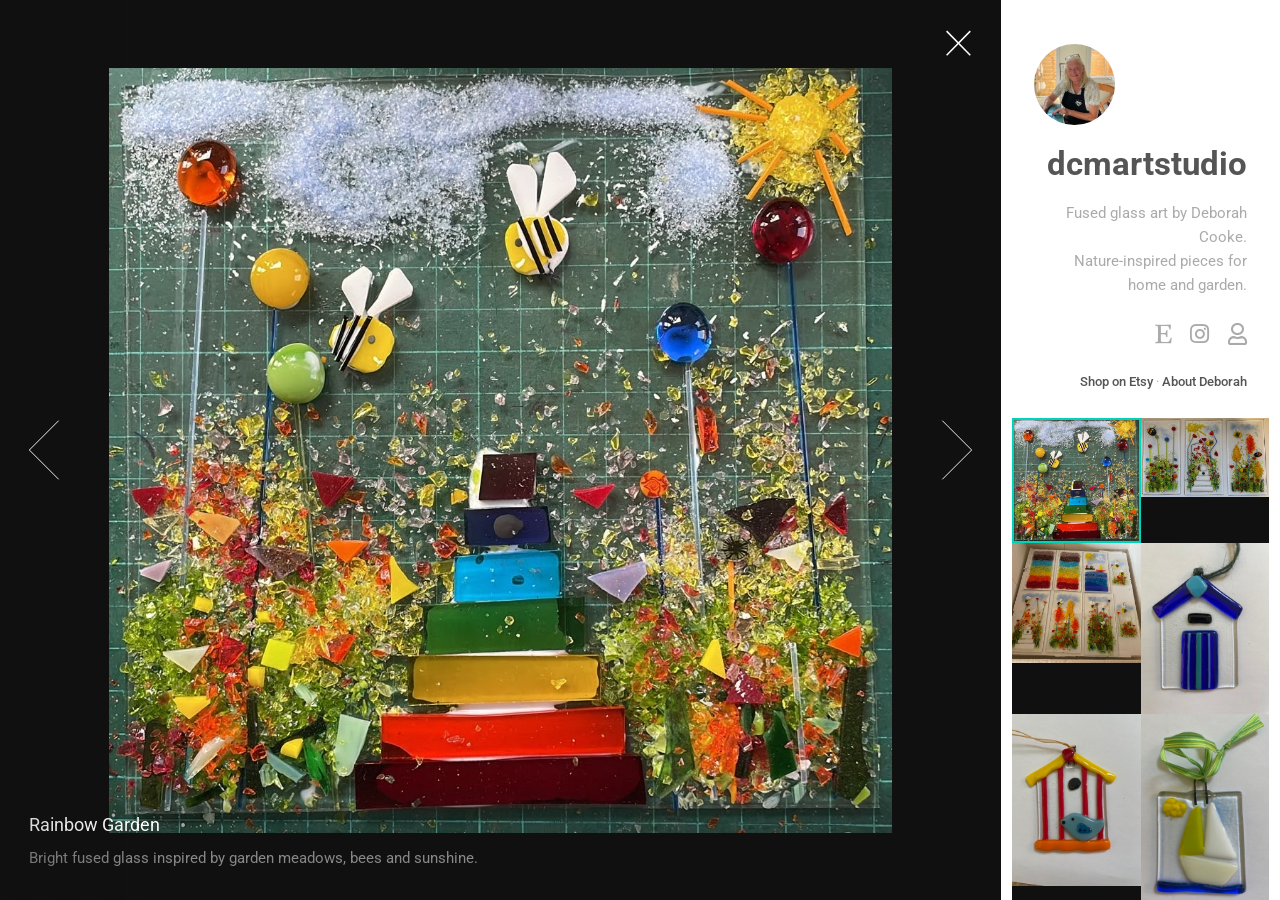
<file: index.html>
<!DOCTYPE HTML>
<!--
	Lens by HTML5 UP
	html5up.net | @ajlkn
	Free for personal and commercial use under the CCA 3.0 license (html5up.net/license)
-->
<html>
	<head>
		<title>dcmartstudio | Fused glass art by Deborah Cooke</title>
		<meta charset="utf-8" />
		<meta name="viewport" content="width=device-width, initial-scale=1, user-scalable=no" />
		<meta name="description" content="dcmartstudio — fused glass art by Deborah Cooke. Nature-inspired pieces for home and garden, DIY kits and commissions." />
		<link rel="stylesheet" href="assets/css/main.css" />
		<noscript><link rel="stylesheet" href="assets/css/noscript.css" /></noscript>
	</head>
	<body class="is-preload-0 is-preload-1 is-preload-2">

		<!-- Main -->
			<div id="main">

				<!-- Header -->
					<header id="header">
						<img class="profile-photo" src="images/profile_picture.jpeg" alt="Deborah Cooke of dcmartstudio" />
						<h1>dcmartstudio</h1>
						<p>Fused glass art by Deborah Cooke.<br />
						Nature-inspired pieces for home and garden.</p>
						<ul class="icons">
							<li><a href="https://dcmartstudio.etsy.com" class="icon brands fa-etsy" target="_blank" rel="noopener noreferrer" title="Etsy shop"><span class="label">Etsy</span></a></li>
							<li><a href="https://www.instagram.com/Dcmartstudio" class="icon brands fa-instagram" target="_blank" rel="noopener noreferrer" title="Instagram"><span class="label">Instagram</span></a></li>
							<li><a href="about.html" class="icon fa-user" title="About"><span class="label">About</span></a></li>
						</ul>
						<p class="nav-links">
							<a href="https://dcmartstudio.etsy.com" target="_blank" rel="noopener noreferrer">Shop on Etsy</a>
							 · 
							<a href="about.html">About Deborah</a>
						</p>
					</header>

				<!-- Thumbnail -->
					<section id="thumbnails">
						<article>
							<a class="thumbnail" href="images/fulls/01.jpg" data-position="center center"><img src="images/thumbs/01.jpg" alt="Fused glass garden scene with bees, rainbow stack and sun" /></a>
							<h2>Rainbow Garden</h2>
							<p>Bright fused glass inspired by garden meadows, bees and sunshine.</p>
						</article>
						<article>
							<a class="thumbnail" href="images/fulls/02.jpg" data-position="center center"><img src="images/thumbs/02.jpg" alt="Three fused glass panels with bees and flowers" /></a>
							<h2>Bee Garden Trio</h2>
							<p>A set of whimsical nature panels with bees among the blooms.</p>
						</article>
						<article>
							<a class="thumbnail" href="images/fulls/03.jpg" data-position="center center"><img src="images/thumbs/03.jpg" alt="Collection of fused glass panels including rainbows, seascapes and bees" /></a>
							<h2>Fresh from the Studio</h2>
							<p>Recent fused glass pieces ready for home or garden.</p>
						</article>
						<article>
							<a class="thumbnail" href="images/fulls/04.jpg" data-position="center center"><img src="images/thumbs/04.jpg" alt="Blue fused glass birdhouse hanging ornament" /></a>
							<h2>Blue Birdhouse</h2>
							<p>A cobalt blue hanging house with striped detail.</p>
						</article>
						<article>
							<a class="thumbnail" href="images/fulls/05.jpg" data-position="center center"><img src="images/thumbs/05.jpg" alt="Yellow-roofed fused glass birdhouse with blue bird and red stripes" /></a>
							<h2>Birdhouse with Blue Bird</h2>
							<p>A cheerful birdhouse ornament with a perched blue bird.</p>
						</article>
						<article>
							<a class="thumbnail" href="images/fulls/06.jpg" data-position="center center"><img src="images/thumbs/06.jpg" alt="Fused glass sailboat ornament with green and white sails on a ribbon" /></a>
							<h2>Sailboat Suncatcher</h2>
							<p>A little boat under a yellow sun, ready to hang.</p>
						</article>
						<article>
							<a class="thumbnail" href="images/fulls/07.jpg" data-position="center center"><img src="images/thumbs/07.jpg" alt="Orange fused glass butterfly ornament on a striped ribbon" /></a>
							<h2>Orange Butterfly</h2>
							<p>A bright butterfly suncatcher with wire antennae.</p>
						</article>
						<article>
							<a class="thumbnail" href="images/fulls/08.jpg" data-position="center center"><img src="images/thumbs/08.jpg" alt="Tall fused glass flower garden panel with colourful blooms" /></a>
							<h2>Flower Garden</h2>
							<p>Tall stems and colourful blooms on clear glass.</p>
						</article>
						<article>
							<a class="thumbnail" href="images/fulls/09.jpg" data-position="center center"><img src="images/thumbs/09.jpg" alt="Fused glass panel with bee hovering over colourful flowers" /></a>
							<h2>Bee Among the Flowers</h2>
							<p>A whimsical bee visiting a bright flower meadow.</p>
						</article>
						<article>
							<a class="thumbnail" href="images/fulls/10.jpg" data-position="center center"><img src="images/thumbs/10.jpg" alt="Standing fused glass panel with blue jellyfish and green seaweed" /></a>
							<h2>Jellyfish Stand</h2>
							<p>An underwater scene with jellyfish and seaweed.</p>
						</article>
						<article>
							<a class="thumbnail" href="images/fulls/11.jpg" data-position="center center"><img src="images/thumbs/11.jpg" alt="White fused glass pocket hug with red musical note on a gift card" /></a>
							<h2>Music Pocket Hug</h2>
							<p>A tiny glass keepsake with a red musical note.</p>
						</article>
						<article>
							<a class="thumbnail" href="images/fulls/12.jpg" data-position="center center"><img src="images/thumbs/12.jpg" alt="Rainbow coloured fused glass fish hanging ornament" /></a>
							<h2>Rainbow Fish</h2>
							<p>A playful fish in rainbow glass segments.</p>
						</article>
						<article>
							<a class="thumbnail" href="images/fulls/13.jpg" data-position="center center"><img src="images/thumbs/13.jpg" alt="Deep red fused glass butterfly hanging ornament" /></a>
							<h2>Ruby Butterfly</h2>
							<p>A deep red butterfly with iridescent wing spots.</p>
						</article>
						<article>
							<a class="thumbnail" href="images/fulls/14.jpg" data-position="center center"><img src="images/thumbs/14.jpg" alt="Cream bird on a teal fused glass garden stake" /></a>
							<h2>Garden Bird Stake</h2>
							<p>A whimsical bird perched on a teal glass stake.</p>
						</article>
					</section>

				<!-- Footer -->
					<footer id="footer">
						<ul class="copyright">
							<li>&copy; Deborah Cooke / dcmartstudio</li><li>Design: <a href="http://html5up.net">HTML5 UP</a></li>
						</ul>
					</footer>

			</div>

		<!-- Scripts -->
			<script src="assets/js/jquery.min.js"></script>
			<script src="assets/js/browser.min.js"></script>
			<script src="assets/js/breakpoints.min.js"></script>
			<script src="assets/js/main.js"></script>

	</body>
</html>
</file>
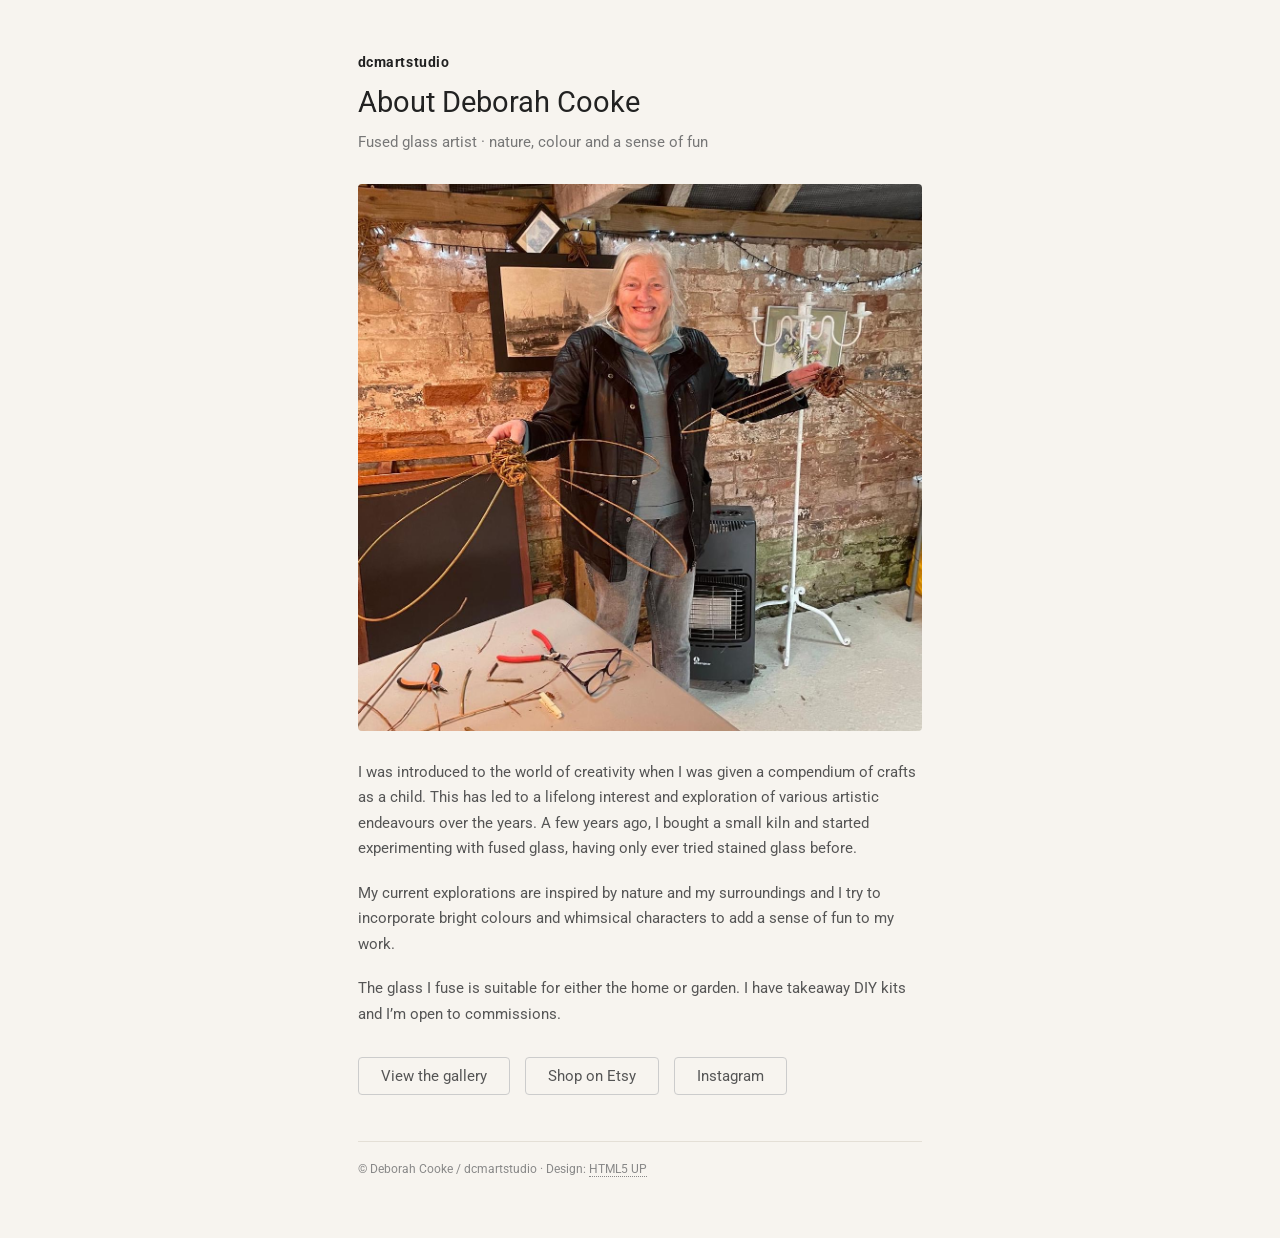
<file: about.html>
<!DOCTYPE HTML>
<!--
	Lens by HTML5 UP
	html5up.net | @ajlkn
	Free for personal and commercial use under the CCA 3.0 license (html5up.net/license)
-->
<html class="page-about">
	<head>
		<title>About | dcmartstudio — Deborah Cooke</title>
		<meta charset="utf-8" />
		<meta name="viewport" content="width=device-width, initial-scale=1, user-scalable=no" />
		<meta name="description" content="About Deborah Cooke of dcmartstudio — fused glass artist creating nature-inspired work for home and garden." />
		<link rel="stylesheet" href="assets/css/main.css" />
		<noscript><link rel="stylesheet" href="assets/css/noscript.css" /></noscript>
	</head>
	<body class="page-about is-preload-0">

		<div id="about">
			<header class="about-header">
				<p class="about-brand"><a href="index.html">dcmartstudio</a></p>
				<h1>About Deborah Cooke</h1>
				<p class="about-lead">Fused glass artist · nature, colour and a sense of fun</p>
			</header>

			<figure class="about-portrait">
				<img src="images/fulls/portrait.jpg" alt="Deborah Cooke in her studio holding willow dragonfly sculptures" />
			</figure>

			<div class="about-copy">
				<p>I was introduced to the world of creativity when I was given a compendium of crafts as a child. This has led to a lifelong interest and exploration of various artistic endeavours over the years. A few years ago, I bought a small kiln and started experimenting with fused glass, having only ever tried stained glass before.</p>

				<p>My current explorations are inspired by nature and my surroundings and I try to incorporate bright colours and whimsical characters to add a sense of fun to my work.</p>

				<p>The glass I fuse is suitable for either the home or garden. I have takeaway DIY kits and I’m open to commissions.</p>
			</div>

			<p class="about-actions">
				<a href="index.html" class="button">View the gallery</a>
				<a href="https://dcmartstudio.etsy.com" class="button" target="_blank" rel="noopener noreferrer">Shop on Etsy</a>
				<a href="https://www.instagram.com/Dcmartstudio" class="button" target="_blank" rel="noopener noreferrer">Instagram</a>
			</p>

			<footer class="about-footer">
				<p>&copy; Deborah Cooke / dcmartstudio · Design: <a href="http://html5up.net">HTML5 UP</a></p>
			</footer>
		</div>

		<script>
			window.addEventListener('load', function () {
				document.body.classList.remove('is-preload-0');
			});
		</script>

	</body>
</html>
</file>
<file: assets/css/noscript.css>
/*
	Lens by HTML5 UP
	html5up.net | @ajlkn
	Free for personal and commercial use under the CCA 3.0 license (html5up.net/license)
*/

/* Main */

	#main {
		opacity: 1 !important;
		right: 0 !important;
	}

	body:before {
		content: 'Javascript is disabled :(';
		display: block;
		position: absolute;
		top: 50%;
		width: calc(100% - 22.5em * 0.333333333);
		height: 4em;
		margin-top: -2em;
		color: #282828;
		cursor: default;
		font-size: 3em;
		line-height: 4em;
		text-align: center;
		white-space: nowrap;
		left: 0;
	}
</file>
<file: assets/css/main.css>
@import url(fontawesome-all.min.css);
@import url("https://fonts.googleapis.com/css?family=Roboto:400,700");

/*
	Lens by HTML5 UP
	html5up.net | @ajlkn
	Free for personal and commercial use under the CCA 3.0 license (html5up.net/license)
*/

html, body, div, span, applet, object,
iframe, h1, h2, h3, h4, h5, h6, p, blockquote,
pre, a, abbr, acronym, address, big, cite,
code, del, dfn, em, img, ins, kbd, q, s, samp,
small, strike, strong, sub, sup, tt, var, b,
u, i, center, dl, dt, dd, ol, ul, li, fieldset,
form, label, legend, table, caption, tbody,
tfoot, thead, tr, th, td, article, aside,
canvas, details, embed, figure, figcaption,
footer, header, hgroup, menu, nav, output, ruby,
section, summary, time, mark, audio, video {
	margin: 0;
	padding: 0;
	border: 0;
	font-size: 100%;
	font: inherit;
	vertical-align: baseline;}

article, aside, details, figcaption, figure,
footer, header, hgroup, menu, nav, section {
	display: block;}

body {
	line-height: 1;
}

ol, ul {
	list-style: none;
}

blockquote, q {
	quotes: none;
}

	blockquote:before, blockquote:after, q:before, q:after {
		content: '';
		content: none;
	}

table {
	border-collapse: collapse;
	border-spacing: 0;
}

body {
	-webkit-text-size-adjust: none;
}

mark {
	background-color: transparent;
	color: inherit;
}

input::-moz-focus-inner {
	border: 0;
	padding: 0;
}

input, select, textarea {
	-moz-appearance: none;
	-webkit-appearance: none;
	-ms-appearance: none;
	appearance: none;
}

/* Basic */

	/*
			@-ms-viewport {
				width: device-width;
			}
		*/

	@media screen and (max-width: 480px) {

		html, body {
			min-width: 320px;
		}

	}

	body.is-preload-0 *, body.is-preload-0 *:before, body.is-preload-0 *:after {
		-moz-animation: none !important;
		-webkit-animation: none !important;
		-ms-animation: none !important;
		animation: none !important;
		-moz-transition: none !important;
		-webkit-transition: none !important;
		-ms-transition: none !important;
		transition: none !important;
	}

	html {
		box-sizing: border-box;
	}

	*, *:before, *:after {
		box-sizing: inherit;
	}

	html, body {
		background-color: #101010;
		overflow: hidden;
	}

/* Type */

	html {
		font-size: 16pt;
	}

		@media screen and (max-width: 1680px) {

			html {
				font-size: 12pt;
			}

		}

		@media screen and (max-width: 1280px) {

			html {
				font-size: 11pt;
			}

		}

	body {
		background-color: #fff;
		color: #aaa;
	}

	body, input, select, textarea {
		font-family: "Roboto", Helvetica, sans-serif;
		font-weight: 400;
		line-height: 1.65;
		font-size: 1em;
		color: #aaa;
	}

	a {
		-moz-transition: color 0.25s ease, border-bottom-color 0.25s ease;
		-webkit-transition: color 0.25s ease, border-bottom-color 0.25s ease;
		-ms-transition: color 0.25s ease, border-bottom-color 0.25s ease;
		transition: color 0.25s ease, border-bottom-color 0.25s ease;
		border-bottom: dotted 1px;
		color: inherit;
		text-decoration: none;
	}

		a:hover {
			border-bottom-color: transparent;
			color: #00D3B7;
		}

	strong, b {
		font-weight: 400;
		color: #555;
	}

	em, i {
		font-style: italic;
	}

	p {
		margin: 0 0 1.25em 0;
	}

	h1, h2, h3, h4, h5, h6 {
		font-weight: 400;
		line-height: 1.25;
		margin: 0 0 0.5em 0;
		color: #555;
	}

		h1 a, h2 a, h3 a, h4 a, h5 a, h6 a {
			color: inherit;
			text-decoration: none;
		}

	h2 {
		font-size: 1.25em;
	}

	h3 {
		font-size: 1em;
	}

	h4 {
		font-size: 0.9em;
	}

	h5 {
		font-size: 0.8em;
	}

	h6 {
		font-size: 0.7em;
	}

	sub {
		font-size: 0.8em;
		position: relative;
		top: 0.5em;
	}

	sup {
		font-size: 0.8em;
		position: relative;
		top: -0.5em;
	}

	blockquote {
		border-left: solid 4px #ccc;
		font-style: italic;
		margin: 0 0 1.25em 0;
		padding: 0.3125em 0 0.3125em 1.25em;
	}

	code {
		border-radius: 4px;
		border: solid 1px;
		font-family: "Courier New", monospace;
		font-size: 0.9em;
		margin: 0 0.25em;
		padding: 0.25em 0.65em;
		border-color: #ccc;
	}

	pre {
		-webkit-overflow-scrolling: touch;
		font-family: "Courier New", monospace;
		font-size: 0.9em;
		margin: 0 0 1.25em 0;
	}

		pre code {
			display: block;
			padding: 1em 1.5em;
			overflow-x: auto;
		}

	hr {
		border: 0;
		border-bottom: solid 1px #ccc;
		margin: 1.25em 0;
	}

		hr.major {
			margin: 1.875em 0;
		}

	.align-left {
		text-align: left;
	}

	.align-center {
		text-align: center;
	}

	.align-right {
		text-align: right;
	}

/* Button */

	input[type="submit"],
	input[type="reset"],
	input[type="button"],
	button,
	.button {
		-moz-appearance: none;
		-webkit-appearance: none;
		-ms-appearance: none;
		appearance: none;
		-moz-transition: background-color 0.25s ease-in-out, border-color 0.25s ease-in-out, color 0.25s ease-in-out;
		-webkit-transition: background-color 0.25s ease-in-out, border-color 0.25s ease-in-out, color 0.25s ease-in-out;
		-ms-transition: background-color 0.25s ease-in-out, border-color 0.25s ease-in-out, color 0.25s ease-in-out;
		transition: background-color 0.25s ease-in-out, border-color 0.25s ease-in-out, color 0.25s ease-in-out;
		background-color: transparent;
		border-radius: 4px;
		border: solid 1px #ccc;
		color: #555;
		cursor: pointer;
		display: inline-block;
		line-height: 1;
		padding: 0.75em 1.5em;
		text-align: center;
		text-decoration: none;
		white-space: nowrap;
	}

		input[type="submit"]:hover,
		input[type="reset"]:hover,
		input[type="button"]:hover,
		button:hover,
		.button:hover {
			border-color: #00D3B7;
			color: #00D3B7;
		}

			input[type="submit"]:hover:active,
			input[type="reset"]:hover:active,
			input[type="button"]:hover:active,
			button:hover:active,
			.button:hover:active {
				background-color: rgba(0, 211, 183, 0.15);
			}

		input[type="submit"].icon,
		input[type="reset"].icon,
		input[type="button"].icon,
		button.icon,
		.button.icon {
			padding-left: 1.35em;
		}

			input[type="submit"].icon:before,
			input[type="reset"].icon:before,
			input[type="button"].icon:before,
			button.icon:before,
			.button.icon:before {
				margin-right: 0.5em;
			}

		input[type="submit"].fit,
		input[type="reset"].fit,
		input[type="button"].fit,
		button.fit,
		.button.fit {
			width: 100%;
		}

		input[type="submit"].small,
		input[type="reset"].small,
		input[type="button"].small,
		button.small,
		.button.small {
			font-size: 0.8em;
		}

		input[type="submit"].large,
		input[type="reset"].large,
		input[type="button"].large,
		button.large,
		.button.large {
			font-size: 1.35em;
		}

		input[type="submit"].disabled, input[type="submit"]:disabled,
		input[type="reset"].disabled,
		input[type="reset"]:disabled,
		input[type="button"].disabled,
		input[type="button"]:disabled,
		button.disabled,
		button:disabled,
		.button.disabled,
		.button:disabled {
			pointer-events: none;
			opacity: 0.25;
		}

/* Form */

	form {
		margin: 0 0 1.25em 0;
	}

	label {
		color: #555;
		display: block;
		font-size: 0.9em;
		font-weight: 400;
		margin: 0 0 0.625em 0;
	}

	input[type="text"],
	input[type="password"],
	input[type="email"],
	select,
	textarea {
		-moz-appearance: none;
		-webkit-appearance: none;
		-ms-appearance: none;
		appearance: none;
		background-color: transparent;
		border-radius: 4px;
		border: solid 1px #ccc;
		color: inherit;
		display: block;
		outline: 0;
		padding: 0 0.75em;
		text-decoration: none;
		width: 100%;
	}

		input[type="text"]:invalid,
		input[type="password"]:invalid,
		input[type="email"]:invalid,
		select:invalid,
		textarea:invalid {
			box-shadow: none;
		}

		input[type="text"]:focus,
		input[type="password"]:focus,
		input[type="email"]:focus,
		select:focus,
		textarea:focus {
			border-color: #00D3B7;
		}

	select {
		background-image: url("data:image/svg+xml;charset=utf8,%3Csvg xmlns='http://www.w3.org/2000/svg' width='40' height='40' preserveAspectRatio='none' viewBox='0 0 40 40'%3E%3Cpath d='M9.4,12.3l10.4,10.4l10.4-10.4c0.2-0.2,0.5-0.4,0.9-0.4c0.3,0,0.6,0.1,0.9,0.4l3.3,3.3c0.2,0.2,0.4,0.5,0.4,0.9 c0,0.4-0.1,0.6-0.4,0.9L20.7,31.9c-0.2,0.2-0.5,0.4-0.9,0.4c-0.3,0-0.6-0.1-0.9-0.4L4.3,17.3c-0.2-0.2-0.4-0.5-0.4-0.9 c0-0.4,0.1-0.6,0.4-0.9l3.3-3.3c0.2-0.2,0.5-0.4,0.9-0.4S9.1,12.1,9.4,12.3z' fill='%23ccc' /%3E%3C/svg%3E");
		background-size: 1.25rem;
		background-repeat: no-repeat;
		background-position: calc(100% - 1rem) center;
		height: 2.75em;
		padding-right: 2.75em;
		text-overflow: ellipsis;
	}

		select option {
			color: #555;
			background: #fff;
		}

		select:focus::-ms-value {
			background-color: transparent;
		}

		select::-ms-expand {
			display: none;
		}

	.select-wrapper {
		text-decoration: none;
		display: block;
		position: relative;
	}

		.select-wrapper:before {
			-moz-osx-font-smoothing: grayscale;
			-webkit-font-smoothing: antialiased;
			display: inline-block;
			font-style: normal;
			font-variant: normal;
			text-rendering: auto;
			line-height: 1;
			text-transform: none !important;
			font-family: 'Font Awesome 5 Free';
			font-weight: 900;
		}

		.select-wrapper:before {
			color: #ccc;
			content: '\f107';
			display: block;
			height: 2.75em;
			line-height: 2.75em;
			pointer-events: none;
			position: absolute;
			right: 0;
			text-align: center;
			top: 0;
			width: 2.75em;
		}

		.select-wrapper select::-ms-expand {
			display: none;
		}

	input[type="text"],
	input[type="password"],
	input[type="email"],
	select {
		height: 2.75em;
	}

	textarea {
		padding: 0.75em 1em;
	}

	input[type="checkbox"],
	input[type="radio"] {
		-moz-appearance: none;
		-webkit-appearance: none;
		-ms-appearance: none;
		appearance: none;
		display: block;
		float: left;
		margin-right: -2em;
		opacity: 0;
		width: 1em;
		z-index: -1;
	}

		input[type="checkbox"] + label,
		input[type="radio"] + label {
			text-decoration: none;
			color: #aaa;
			cursor: pointer;
			display: inline-block;
			font-size: 1em;
			font-weight: 400;
			margin: 0;
			padding-left: 2.4em;
			padding-right: 0.75em;
			position: relative;
		}

			input[type="checkbox"] + label:before,
			input[type="radio"] + label:before {
				-moz-osx-font-smoothing: grayscale;
				-webkit-font-smoothing: antialiased;
				display: inline-block;
				font-style: normal;
				font-variant: normal;
				text-rendering: auto;
				line-height: 1;
				text-transform: none !important;
				font-family: 'Font Awesome 5 Free';
				font-weight: 900;
			}

			input[type="checkbox"] + label:before,
			input[type="radio"] + label:before {
				background: transparent;
				border-radius: 4px;
				border: solid 1px #ccc;
				content: '';
				display: inline-block;
				font-size: 0.8em;
				height: 2.0625em;
				left: 0;
				line-height: 2.0625em;
				position: absolute;
				text-align: center;
				top: 0;
				width: 2.0625em;
			}

		input[type="checkbox"]:checked + label:before,
		input[type="radio"]:checked + label:before {
			background-color: #555;
			border-color: #555;
			color: #fff;
			content: '\f00c';
		}

		input[type="checkbox"]:focus + label:before,
		input[type="radio"]:focus + label:before {
			border-color: #00D3B7;
		}

	input[type="checkbox"] + label:before {
		border-radius: 4px;
	}

	input[type="radio"] + label:before {
		border-radius: 100%;
	}

	::-webkit-input-placeholder {
		opacity: 1.0;
		color: #ccc !important;
	}

	:-moz-placeholder {
		opacity: 1.0;
		color: #ccc !important;
	}

	::-moz-placeholder {
		opacity: 1.0;
		color: #ccc !important;
	}

	:-ms-input-placeholder {
		opacity: 1.0;
		color: #ccc !important;
	}

	.field {
		margin: 0 0 1.25em 0;
	}

/* Icon */

	.icon {
		text-decoration: none;
		border-bottom: none;
		position: relative;
	}

		.icon:before {
			-moz-osx-font-smoothing: grayscale;
			-webkit-font-smoothing: antialiased;
			display: inline-block;
			font-style: normal;
			font-variant: normal;
			text-rendering: auto;
			line-height: 1;
			text-transform: none !important;
			font-family: 'Font Awesome 5 Free';
			font-weight: 400;
		}

		.icon > .label {
			display: none;
		}

		.icon:before {
			line-height: inherit;
		}

		.icon.solid:before {
			font-weight: 900;
		}

		.icon.brands:before {
			font-family: 'Font Awesome 5 Brands';
		}

/* List */

	ol {
		list-style: decimal;
		margin: 0 0 1.25em 0;
		padding-left: 1.25em;
	}

		ol li {
			padding-left: 0.25em;
		}

	ul {
		list-style: disc;
		margin: 0 0 1.25em 0;
		padding-left: 1em;
	}

		ul li {
			padding-left: 0.5em;
		}

		ul.alt {
			list-style: none;
			padding-left: 0;
		}

			ul.alt li {
				border-top: solid 1px #ccc;
				padding: 0.5em 0;
			}

				ul.alt li:first-child {
					border-top: 0;
					padding-top: 0;
				}

	dl {
		margin: 0 0 1.25em 0;
	}

		dl dt {
			display: block;
			font-weight: 400;
			margin: 0 0 0.625em 0;
		}

		dl dd {
			margin-left: 1.25em;
		}

/* Actions */

	ul.actions {
		display: -moz-flex;
		display: -webkit-flex;
		display: -ms-flex;
		display: flex;
		cursor: default;
		list-style: none;
		margin-left: -0.625em;
		padding-left: 0;
	}

		ul.actions li {
			padding: 0 0 0 0.625em;
			vertical-align: middle;
		}

		ul.actions.special {
			-moz-justify-content: center;
			-webkit-justify-content: center;
			-ms-justify-content: center;
			justify-content: center;
			width: 100%;
			margin-left: 0;
		}

			ul.actions.special li:first-child {
				padding-left: 0;
			}

		ul.actions.stacked {
			-moz-flex-direction: column;
			-webkit-flex-direction: column;
			-ms-flex-direction: column;
			flex-direction: column;
			margin-left: 0;
		}

			ul.actions.stacked li {
				padding: 0.8125em 0 0 0;
			}

				ul.actions.stacked li:first-child {
					padding-top: 0;
				}

		ul.actions.fit {
			width: calc(100% + 0.625em);
		}

			ul.actions.fit li {
				-moz-flex-grow: 1;
				-webkit-flex-grow: 1;
				-ms-flex-grow: 1;
				flex-grow: 1;
				-moz-flex-shrink: 1;
				-webkit-flex-shrink: 1;
				-ms-flex-shrink: 1;
				flex-shrink: 1;
				width: 100%;
			}

				ul.actions.fit li > * {
					width: 100%;
				}

			ul.actions.fit.stacked {
				width: 100%;
			}

		@media screen and (max-width: 480px) {

			ul.actions:not(.fixed) {
				-moz-flex-direction: column;
				-webkit-flex-direction: column;
				-ms-flex-direction: column;
				flex-direction: column;
				margin-left: 0;
				width: 100% !important;
			}

				ul.actions:not(.fixed) li {
					-moz-flex-grow: 1;
					-webkit-flex-grow: 1;
					-ms-flex-grow: 1;
					flex-grow: 1;
					-moz-flex-shrink: 1;
					-webkit-flex-shrink: 1;
					-ms-flex-shrink: 1;
					flex-shrink: 1;
					padding: 0.625em 0 0 0;
					text-align: center;
					width: 100%;
				}

					ul.actions:not(.fixed) li > * {
						width: 100%;
					}

					ul.actions:not(.fixed) li:first-child {
						padding-top: 0;
					}

					ul.actions:not(.fixed) li input[type="submit"],
					ul.actions:not(.fixed) li input[type="reset"],
					ul.actions:not(.fixed) li input[type="button"],
					ul.actions:not(.fixed) li button,
					ul.actions:not(.fixed) li .button {
						width: 100%;
					}

						ul.actions:not(.fixed) li input[type="submit"].icon:before,
						ul.actions:not(.fixed) li input[type="reset"].icon:before,
						ul.actions:not(.fixed) li input[type="button"].icon:before,
						ul.actions:not(.fixed) li button.icon:before,
						ul.actions:not(.fixed) li .button.icon:before {
							margin-left: -0.5rem;
						}

		}

/* Icons */

	ul.icons {
		cursor: default;
		list-style: none;
		padding-left: 0;
	}

		ul.icons li {
			display: inline-block;
			padding: 0 1em 0 0;
		}

			ul.icons li:last-child {
				padding-right: 0;
			}

			ul.icons li .icon:before {
				font-size: 1.5rem;
			}

/* Main */

	#main {
		-moz-transition: opacity 0.75s ease, right 0.75s ease, left 0.75s ease, visibility 0.75s;
		-webkit-transition: opacity 0.75s ease, right 0.75s ease, left 0.75s ease, visibility 0.75s;
		-ms-transition: opacity 0.75s ease, right 0.75s ease, left 0.75s ease, visibility 0.75s;
		transition: opacity 0.75s ease, right 0.75s ease, left 0.75s ease, visibility 0.75s;
		-webkit-overflow-scrolling: touch;
		position: fixed;
		top: 0;
		width: 22.5em;
		height: 100%;
		background: #fff;
		outline: 0;
		overflow-x: hidden;
		overflow-y: auto;
		text-align: right;
		visibility: visible;
		z-index: 10000;
		right: 0;
	}

		#main .toggle {
			-webkit-tap-highlight-color: rgba(0, 0, 0, 0);
			position: absolute;
			top: 0;
			width: 4em;
			height: 4em;
			background-image: url("images/close-small-alt.svg");
			background-repeat: no-repeat;
			background-size: 32px 32px;
			cursor: pointer;
			display: none;
			z-index: 1;
			background-position: 0.5em 0.5em;
			left: 0;
		}

		body.fullscreen #main {
			visibility: hidden;
			right: -22.5em;
		}

		body.is-preload-1 #main {
			opacity: 0;
			right: -2em;
		}

		@media screen and (max-width: 1280px) {

			#main {
				width: 19em;
			}

				body.fullscreen #main {
					right: -19em;
				}

		}

		@media screen and (max-width: 980px) {

			#main {
				background: rgba(255, 255, 255, 0.925);
			}

				#main .toggle {
					display: block;
				}

		}

		@media screen and (max-width: 480px) {

			#main {
				-moz-transition: opacity 0.5s ease, visibility 0.5s;
				-webkit-transition: opacity 0.5s ease, visibility 0.5s;
				-ms-transition: opacity 0.5s ease, visibility 0.5s;
				transition: opacity 0.5s ease, visibility 0.5s;
				width: 100%;
				background: #fff;
				text-align: center;
			}

				body.is-preload-1 #main {
					left: auto !important;
					right: auto !important;
				}

				body.fullscreen #main {
					left: auto !important;
					right: auto !important;
					opacity: 0;
				}

				#main .toggle {
					display: none;
				}

		}

/* Header */

	#header {
		padding: 3em 2.25em 1.75em 2.25em ;
	}

		#header .profile-photo {
			display: block;
			width: 5.5em;
			height: 5.5em;
			margin: 0 0 1.25em 0;
			border-radius: 100%;
			object-fit: cover;
			object-position: center top;
		}

		#header h1 {
			font-size: 2.25em;
			font-weight: 700;
		}

/* Footer */

	#footer {
		padding: 2.25em 2.25em 1em 2.25em ;
	}

		#footer .copyright {
			list-style: none;
			padding: 0;
		}

			#footer .copyright li {
				display: inline-block;
				font-size: 0.8em;
				margin-left: 0.35em;
				padding: 0;
			}

				#footer .copyright li:first-child {
					margin-left: 0;
				}

/* Thumbnails */

	#thumbnails {
		display: -moz-flex;
		display: -webkit-flex;
		display: -ms-flex;
		display: flex;
		-moz-flex-wrap: wrap;
		-webkit-flex-wrap: wrap;
		-ms-flex-wrap: wrap;
		flex-wrap: wrap;
		padding: 0 0.75em;
	}

		#thumbnails article {
			position: relative;
			width: 50%;
			background: #101010;
			outline: 0;
		}

			#thumbnails article .thumbnail {
				-webkit-tap-highlight-color: rgba(0, 0, 0, 0);
				display: block;
				position: relative;
				border: 0;
				outline: 0;
			}

				#thumbnails article .thumbnail img {
					display: block;
					width: 100%;
				}

				#thumbnails article .thumbnail:before {
					pointer-events: none;
					-moz-transition: opacity 0.25s ease;
					-webkit-transition: opacity 0.25s ease;
					-ms-transition: opacity 0.25s ease;
					transition: opacity 0.25s ease;
					content: '';
					position: absolute;
					left: 0;
					top: 0;
					width: 100%;
					height: 100%;
					box-shadow: inset 0 0 0 2px #00D3B7, inset 0 0 0px 3px rgba(0, 0, 0, 0.15);
					opacity: 0;
					z-index: 1;
				}

				#thumbnails article .thumbnail:focus:before {
					opacity: 0.5;
				}

			#thumbnails article h2, #thumbnails article p {
				display: none;
			}

			#thumbnails article.active .thumbnail:before {
				opacity: 1;
			}

		@media screen and (max-width: 480px) {

			#thumbnails article .thumbnail:before {
				display: none;
			}

		}

/* Viewer */

	@-moz-keyframes spinner {
		0% {
			-moz-transform: rotate(0deg);
			-webkit-transform: rotate(0deg);
			-ms-transform: rotate(0deg);
			transform: rotate(0deg);
		}

		100% {
			-moz-transform: rotate(360deg);
			-webkit-transform: rotate(360deg);
			-ms-transform: rotate(360deg);
			transform: rotate(360deg);
		}
	}

	@-webkit-keyframes spinner {
		0% {
			-moz-transform: rotate(0deg);
			-webkit-transform: rotate(0deg);
			-ms-transform: rotate(0deg);
			transform: rotate(0deg);
		}

		100% {
			-moz-transform: rotate(360deg);
			-webkit-transform: rotate(360deg);
			-ms-transform: rotate(360deg);
			transform: rotate(360deg);
		}
	}

	@-ms-keyframes spinner {
		0% {
			-moz-transform: rotate(0deg);
			-webkit-transform: rotate(0deg);
			-ms-transform: rotate(0deg);
			transform: rotate(0deg);
		}

		100% {
			-moz-transform: rotate(360deg);
			-webkit-transform: rotate(360deg);
			-ms-transform: rotate(360deg);
			transform: rotate(360deg);
		}
	}

	@keyframes spinner {
		0% {
			-moz-transform: rotate(0deg);
			-webkit-transform: rotate(0deg);
			-ms-transform: rotate(0deg);
			transform: rotate(0deg);
		}

		100% {
			-moz-transform: rotate(360deg);
			-webkit-transform: rotate(360deg);
			-ms-transform: rotate(360deg);
			transform: rotate(360deg);
		}
	}

	#viewer {
		-moz-transition: opacity 0.75s ease, width 0.75s ease;
		-webkit-transition: opacity 0.75s ease, width 0.75s ease;
		-ms-transition: opacity 0.75s ease, width 0.75s ease;
		transition: opacity 0.75s ease, width 0.75s ease;
		position: absolute;
		top: 0;
		width: calc(100% - 22.5em);
		height: 100%;
		left: 0;
	}

		#viewer .inner {
			pointer-events: none;
			position: absolute;
			top: 0;
			left: 0;
			width: 100%;
			height: 100%;
			z-index: 2;
		}

			#viewer .inner > * {
				pointer-events: auto;
			}

			#viewer .inner:before {
				background-image: -moz-linear-gradient(left, rgba(16,16,16,0.2), rgba(16,16,16,0) 10em, rgba(16,16,16,0)), -moz-linear-gradient(right, rgba(16,16,16,0.2), rgba(16,16,16,0) 10em, rgba(16,16,16,0));
				background-image: -webkit-linear-gradient(left, rgba(16,16,16,0.2), rgba(16,16,16,0) 10em, rgba(16,16,16,0)), -webkit-linear-gradient(right, rgba(16,16,16,0.2), rgba(16,16,16,0) 10em, rgba(16,16,16,0));
				background-image: -ms-linear-gradient(left, rgba(16,16,16,0.2), rgba(16,16,16,0) 10em, rgba(16,16,16,0)), -ms-linear-gradient(right, rgba(16,16,16,0.2), rgba(16,16,16,0) 10em, rgba(16,16,16,0));
				background-image: linear-gradient(left, rgba(16,16,16,0.2), rgba(16,16,16,0) 10em, rgba(16,16,16,0)), linear-gradient(right, rgba(16,16,16,0.2), rgba(16,16,16,0) 10em, rgba(16,16,16,0));
				content: '';
				display: block;
				position: absolute;
				top: 0;
				left: 0;
				width: 100%;
				height: 100%;
			}

			#viewer .inner .toggle {
				-webkit-tap-highlight-color: rgba(0, 0, 0, 0);
				position: absolute;
				top: 0;
				width: 4em;
				height: 4em;
				background-image: url("images/close.svg");
				background-repeat: no-repeat;
				background-size: 64px 64px;
				cursor: pointer;
				z-index: 1;
				right: 0;
				background-position: calc(100% - 0.75em) 0.75em;
			}

			#viewer .inner .nav-next,
			#viewer .inner .nav-previous {
				-webkit-tap-highlight-color: rgba(0, 0, 0, 0);
				position: absolute;
				top: 50%;
				width: 6em;
				height: 6em;
				margin-top: -3em;
				background-image: url("images/arrow.svg");
				background-position: center;
				background-repeat: no-repeat;
				background-size: contain;
				cursor: pointer;
			}

			#viewer .inner .nav-previous {
				-moz-transform: scaleX(-1);
				-webkit-transform: scaleX(-1);
				-ms-transform: scaleX(-1);
				transform: scaleX(-1);
				left: 0;
			}

			#viewer .inner .nav-next {
				right: 0;
			}

		#viewer .slide {
			-moz-transition: opacity 0.5s ease-in-out;
			-webkit-transition: opacity 0.5s ease-in-out;
			-ms-transition: opacity 0.5s ease-in-out;
			transition: opacity 0.5s ease-in-out;
			position: absolute;
			top: 0;
			left: 0;
			width: 100%;
			height: 100%;
			opacity: 1;
			z-index: 1;
		}

			#viewer .slide .caption {
				background-image: -moz-linear-gradient(bottom, rgba(16,16,16,0.75), rgba(16,16,16,0.25) 80%, rgba(16,16,16,0));
				background-image: -webkit-linear-gradient(bottom, rgba(16,16,16,0.75), rgba(16,16,16,0.25) 80%, rgba(16,16,16,0));
				background-image: -ms-linear-gradient(bottom, rgba(16,16,16,0.75), rgba(16,16,16,0.25) 80%, rgba(16,16,16,0));
				background-image: linear-gradient(bottom, rgba(16,16,16,0.75), rgba(16,16,16,0.25) 80%, rgba(16,16,16,0));
				padding: 2em 2em 0.75em 2em ;
				position: absolute;
				bottom: 0;
				left: 0;
				width: 100%;
				color: rgba(255, 255, 255, 0.5);
				z-index: 1;
			}

				#viewer .slide .caption h2, #viewer .slide .caption h3, #viewer .slide .caption h4, #viewer .slide .caption h5, #viewer .slide .caption h6 {
					color: #fff;
				}

			#viewer .slide .image {
				-moz-transition: opacity 0.5s ease-in-out;
				-webkit-transition: opacity 0.5s ease-in-out;
				-ms-transition: opacity 0.5s ease-in-out;
				transition: opacity 0.5s ease-in-out;
				position: absolute;
				top: 7.5%;
				left: 7.5%;
				width: 85%;
				height: 85%;
				background-repeat: no-repeat;
				background-position: center;
				background-size: contain;
				opacity: 0;
			}

			#viewer .slide:before {
				-moz-animation: spinner 1s linear infinite;
				-webkit-animation: spinner 1s linear infinite;
				-ms-animation: spinner 1s linear infinite;
				animation: spinner 1s linear infinite;
				-moz-transition: opacity 0.5s ease-in-out;
				-webkit-transition: opacity 0.5s ease-in-out;
				-ms-transition: opacity 0.5s ease-in-out;
				transition: opacity 0.5s ease-in-out;
				content: '';
				display: block;
				position: absolute;
				top: 50%;
				left: 50%;
				width: 3em;
				height: 3em;
				background-image: url("images/spinner.svg");
				background-position: center;
				background-repeat: no-repeat;
				background-size: contain;
				margin: -1.5em 0 0 -1.5em;
				opacity: 0;
			}

			#viewer .slide.loading:before {
				opacity: 1;
			}

			#viewer .slide.active .image {
				opacity: 1;
			}

		body.fullscreen #viewer {
			width: 100%;
		}

			body.fullscreen #viewer .inner .toggle {
				background-image: url("images/open.svg");
			}

		body.is-preload-1 #viewer {
			opacity: 0;
		}

		body.is-preload-2 #viewer .slide {
			opacity: 0;
		}

		@media screen and (max-width: 1280px) {

			#viewer {
				width: calc(100% - 19em);
			}

		}

		@media screen and (max-width: 980px) {

			#viewer {
				width: 100%;
			}

				#viewer .inner .toggle {
					-moz-transition: opacity 0.75s ease;
					-webkit-transition: opacity 0.75s ease;
					-ms-transition: opacity 0.75s ease;
					transition: opacity 0.75s ease;
					background-image: url("images/open.svg");
					opacity: 0;
					right: 0;
				}

				body.fullscreen #viewer .inner .toggle {
					opacity: 1;
				}

		}

		@media screen and (max-width: 736px) {

			#viewer .inner .toggle {
				background-size: 32px 32px;
			}

			#viewer .inner .nav-next,
			#viewer .inner .nav-previous {
				background-image: url("images/arrow-small.svg");
				background-size: 32px 32px;
			}

			body.fullscreen #viewer .inner .toggle {
				background-image: url("images/open-small.svg");
			}

		}

		@media screen and (max-width: 480px) {

			#viewer {
				-moz-transition: opacity 0.5s ease;
				-webkit-transition: opacity 0.5s ease;
				-ms-transition: opacity 0.5s ease;
				transition: opacity 0.5s ease;
				-moz-transition-delay: 0s;
				-webkit-transition-delay: 0s;
				-ms-transition-delay: 0s;
				transition-delay: 0s;
				opacity: 0;
			}

				#viewer .inner .toggle {
					background-image: url("images/close-small.svg") !important;
					background-size: 32px 32px;
				}

				body.fullscreen #viewer {
					-moz-transition-delay: 0.5s;
					-webkit-transition-delay: 0.5s;
					-ms-transition-delay: 0.5s;
					transition-delay: 0.5s;
					opacity: 1;
				}

		}

/* Site nav link in gallery sidebar */

	#header .nav-links {
		margin: 1.25em 0 0 0;
		font-size: 0.9em;
	}

		#header .nav-links a {
			border-bottom-color: transparent;
			font-weight: 500;
			color: #555;
		}

			#header .nav-links a:hover {
				color: #00D3B7;
			}

/* About page */

	html.page-about,
	body.page-about {
		background: #f7f4ef;
		background-color: #f7f4ef;
		color: #555;
		overflow-x: hidden;
		overflow-y: auto;
		height: auto;
		min-height: 100vh;
	}

		body.page-about.is-preload-0 #about {
			opacity: 0;
		}

	#about {
		-moz-transition: opacity 0.75s ease-in-out;
		-webkit-transition: opacity 0.75s ease-in-out;
		-ms-transition: opacity 0.75s ease-in-out;
		transition: opacity 0.75s ease-in-out;
		max-width: 42em;
		margin: 0 auto;
		padding: 3.5em 1.75em 4em 1.75em;
		opacity: 1;
	}

		.about-header {
			margin-bottom: 2em;
		}

		.about-brand {
			margin: 0 0 0.75em 0;
			font-size: 0.95em;
			letter-spacing: 0.04em;
			text-transform: lowercase;
		}

			.about-brand a {
				border-bottom: none;
				color: #222;
				font-weight: 700;
			}

				.about-brand a:hover {
					color: #00D3B7;
				}

		.about-header h1 {
			margin: 0 0 0.35em 0;
			color: #222;
			font-size: 2em;
			line-height: 1.2;
		}

		.about-lead {
			margin: 0;
			color: #777;
		}

		.about-portrait {
			margin: 0 0 2em 0;
			overflow: hidden;
			border-radius: 4px;
		}

			.about-portrait img {
				display: block;
				width: 100%;
				height: auto;
			}

		.about-copy p {
			margin: 0 0 1.25em 0;
			color: #555;
			font-size: 1.05em;
		}

		.about-actions {
			margin: 2em 0 0 0;
		}

			.about-actions .button {
				margin: 0 0.75em 0.75em 0;
				border-bottom: solid 1px #ccc;
			}

		.about-footer {
			margin-top: 3em;
			padding-top: 1.5em;
			border-top: solid 1px #e4dfd6;
			font-size: 0.8em;
			color: #888;
		}

			.about-footer p {
				margin: 0;
			}

		@media screen and (max-width: 480px) {

			#about {
				padding: 2.25em 1.25em 3em 1.25em;
			}

			.about-header h1 {
				font-size: 1.65em;
			}

		}
</file>
